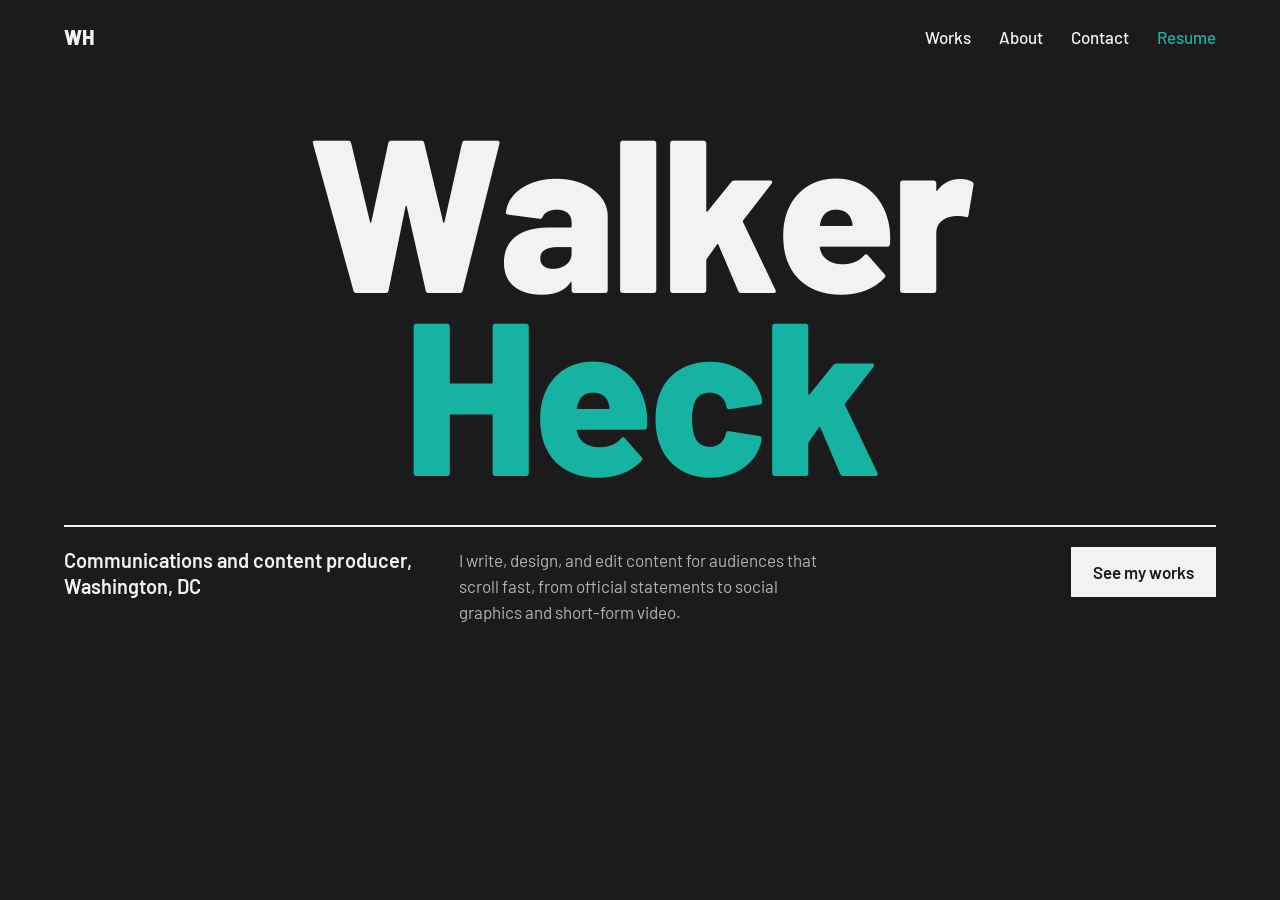
<file: index.html>
<!doctype html>
<html lang="en">
<head>
<meta charset="utf-8">
<meta name="viewport" content="width=device-width, initial-scale=1">
<title>Walker Heck</title>
<meta name="description" content="Portfolio of Walker Heck">
<link rel="preconnect" href="https://fonts.googleapis.com">
<link rel="preconnect" href="https://fonts.gstatic.com" crossorigin>
<link href="https://fonts.googleapis.com/css2?family=Barlow:wght@400;500;600;800&display=swap" rel="stylesheet">
<link rel="stylesheet" href="styles.css">
<script src="main.js" defer></script>
</head>
<body>
<a class="skip" href="#main">Skip to content</a>
<div class="wrap">
  <header class="top">
    <a class="logo" href="index.html" aria-label="Walker Heck, home">WH</a>
    <nav aria-label="Main">
      <a href="work.html">Works</a>
      <a href="about.html">About</a>
      <a href="contact.html">Contact</a>
      <a class="resume" href="files/Walker_Heck_Resume.pdf">Resume</a>
    </nav>
  </header>
</div>
<main id="main" class="wrap">
  <section class="hero">
    <h1 class="name" id="name" aria-label="Walker Heck"><span class="line">Walker</span><span class="line">Heck</span></h1>
    <div class="intro">
      <p class="lead">Communications and content producer, Washington, DC</p>
      <p class="pitch">I write, design, and edit content for audiences that scroll fast, from official statements to social graphics and short-form video.</p>
      <div class="act"><a class="btn" href="work.html">See my works</a></div>
    </div>
  </section>
</main>
</body>
</html>
</file>
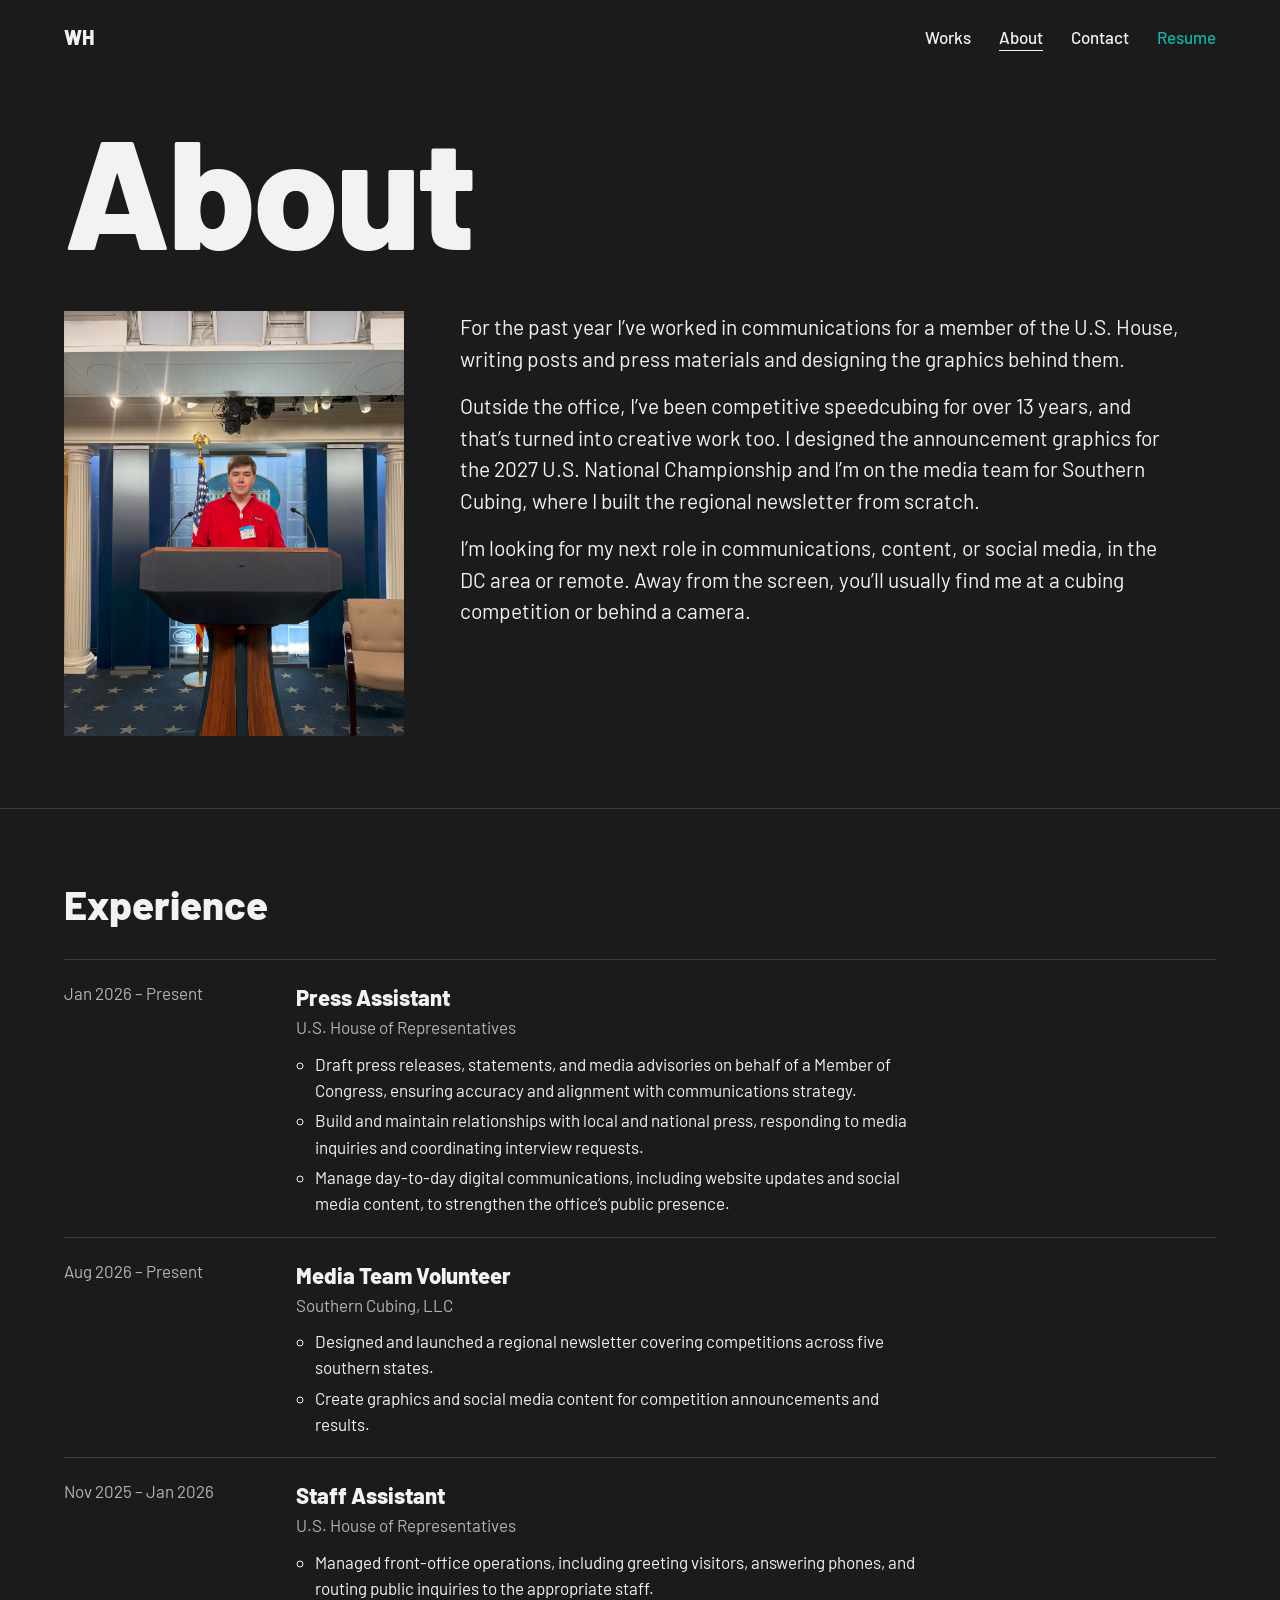
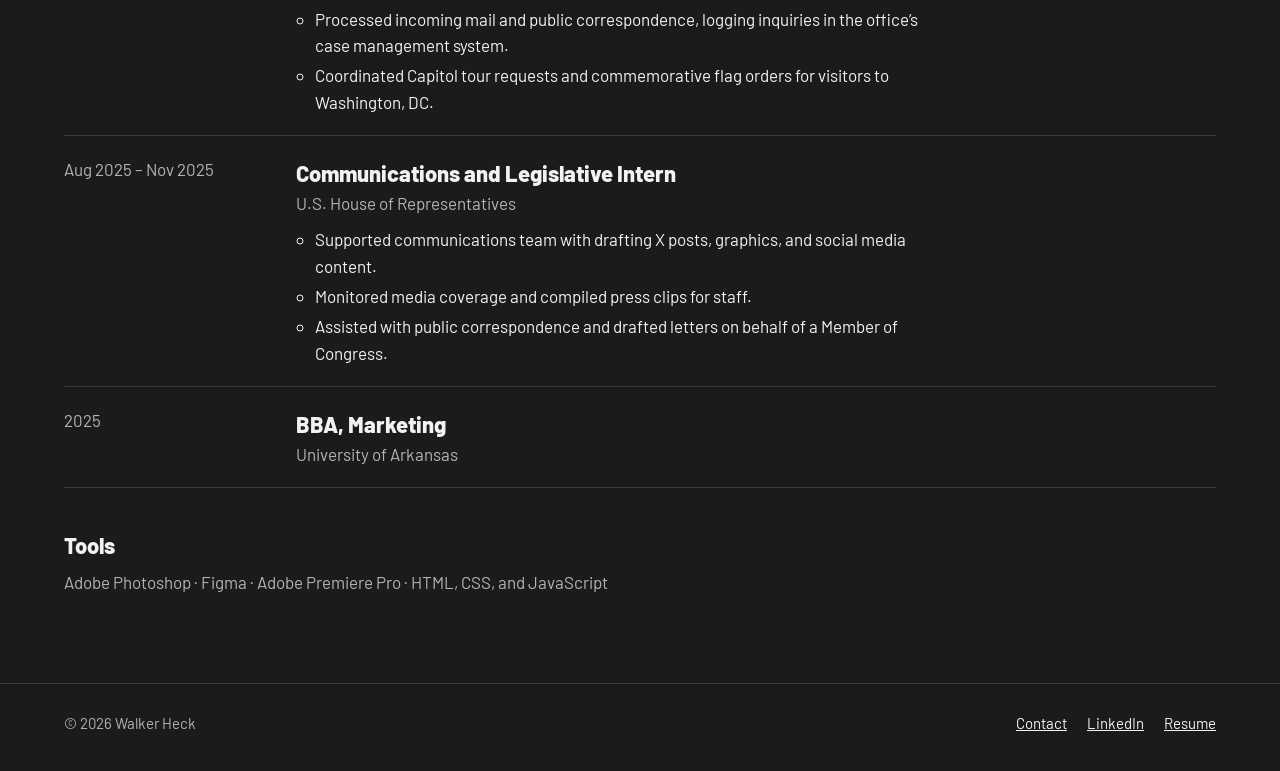
<file: about.html>
<!doctype html>
<html lang="en">
<head>
<meta charset="utf-8">
<meta name="viewport" content="width=device-width, initial-scale=1">
<title>About | Walker Heck</title>
<meta name="description" content="About Walker Heck">
<link rel="preconnect" href="https://fonts.googleapis.com">
<link rel="preconnect" href="https://fonts.gstatic.com" crossorigin>
<link href="https://fonts.googleapis.com/css2?family=Barlow:wght@400;500;600;800&display=swap" rel="stylesheet">
<link rel="stylesheet" href="styles.css">
<script src="main.js" defer></script>
</head>
<body>
<a class="skip" href="#main">Skip to content</a>
<div class="wrap">
  <header class="top">
    <a class="logo" href="index.html" aria-label="Walker Heck, home">WH</a>
    <nav aria-label="Main">
      <a href="work.html">Works</a>
      <a href="about.html" aria-current="page">About</a>
      <a href="contact.html">Contact</a>
      <a class="resume" href="files/Walker_Heck_Resume.pdf">Resume</a>
    </nav>
  </header>
</div>
<main id="main">
  <section class="wrap page-head">
    <h1 class="page-title">About</h1>
  </section>
  <section class="wrap bio">
    <img src="images/IMG_1494.jpg" alt="[Photo of Walker Heck]">
    <div class="text">
      <p>For the past year I’ve worked in communications for a member of the U.S. House, writing posts and press materials and designing the graphics behind them.</p>
        <p>Outside the office, I’ve been competitive speedcubing for over 13 years, and that’s turned into creative work too. I designed the announcement graphics for the 2027 U.S. National Championship and I’m on the media team for Southern Cubing, where I built the regional newsletter from scratch.</p>
      <p>I’m looking for my next role in communications, content, or social media, in the DC area or remote. Away from the screen, you’ll usually find me at a cubing competition or behind a camera.</p>
    </div>
  </section>
  <section class="exp">
    <div class="wrap">
      <h2>Experience</h2>
      <ol class="timeline">
        <li><span class="when">Jan 2026 – Present</span><div><h3>Press Assistant</h3><p class="org">U.S. House of Representatives</p><ul><li>Draft press releases, statements, and media advisories on behalf of a Member of Congress, ensuring accuracy and
          alignment with communications strategy.</li><li>Build and maintain relationships with local and national press, responding to media inquiries and coordinating
            interview requests.</li><li>Manage day-to-day digital communications, including website updates and social media content, to strengthen the
              office’s public presence.</li></ul></div></li>
        <li><span class="when">Aug 2026 – Present</span><div><h3>Media Team Volunteer</h3><p class="org">Southern Cubing, LLC</p><ul><li>Designed and launched a regional newsletter covering competitions across five southern states.</li><li>Create graphics and social media content for competition announcements and results.</li></ul></div></li>

        <li><span class="when">Nov 2025 – Jan 2026</span><div><h3>Staff Assistant</h3><p class="org">U.S. House of Representatives</p><ul><li>Managed front-office operations, including greeting visitors, answering phones, and routing public inquiries to the
          appropriate staff.</li><li>Processed incoming mail and public correspondence, logging inquiries in the office’s case management system.</li><li>Coordinated Capitol tour requests and commemorative flag orders for visitors to Washington, DC.</li></ul></div></li>
        <li><span class="when">Aug 2025 – Nov 2025</span><div><h3>Communications and Legislative Intern</h3><p class="org">U.S. House of Representatives</p><ul><li>Supported communications team with drafting X posts, graphics, and social media content.</li><li>Monitored media coverage and compiled press clips for staff.</li><li>Assisted with public correspondence and drafted letters on behalf of a Member of Congress.</li></ul></div></li>
        <li><span class="when">2025</span><div><h3>BBA, Marketing</h3><p class="org">University of Arkansas</p></div></li>
      </ol>
      <div class="tools">
        <h3>Tools</h3>
        <p>Adobe Photoshop · Figma · Adobe Premiere Pro · HTML, CSS, and JavaScript</p>
      </div>
    </div>
  </section>
</main>
<footer class="foot">
  <div class="wrap">
    <p>© <span data-year>2026</span> Walker Heck</p>
    <ul>
      <li><a href="contact.html">Contact</a></li>
      <li><a href="https://www.linkedin.com/in/nathan-heck-38939b238">LinkedIn</a></li>
      <li><a href="files/Walker_Heck_Resume.pdf">Resume</a></li>
    </ul>
  </div>
</footer>
</body>
</html>
</file>
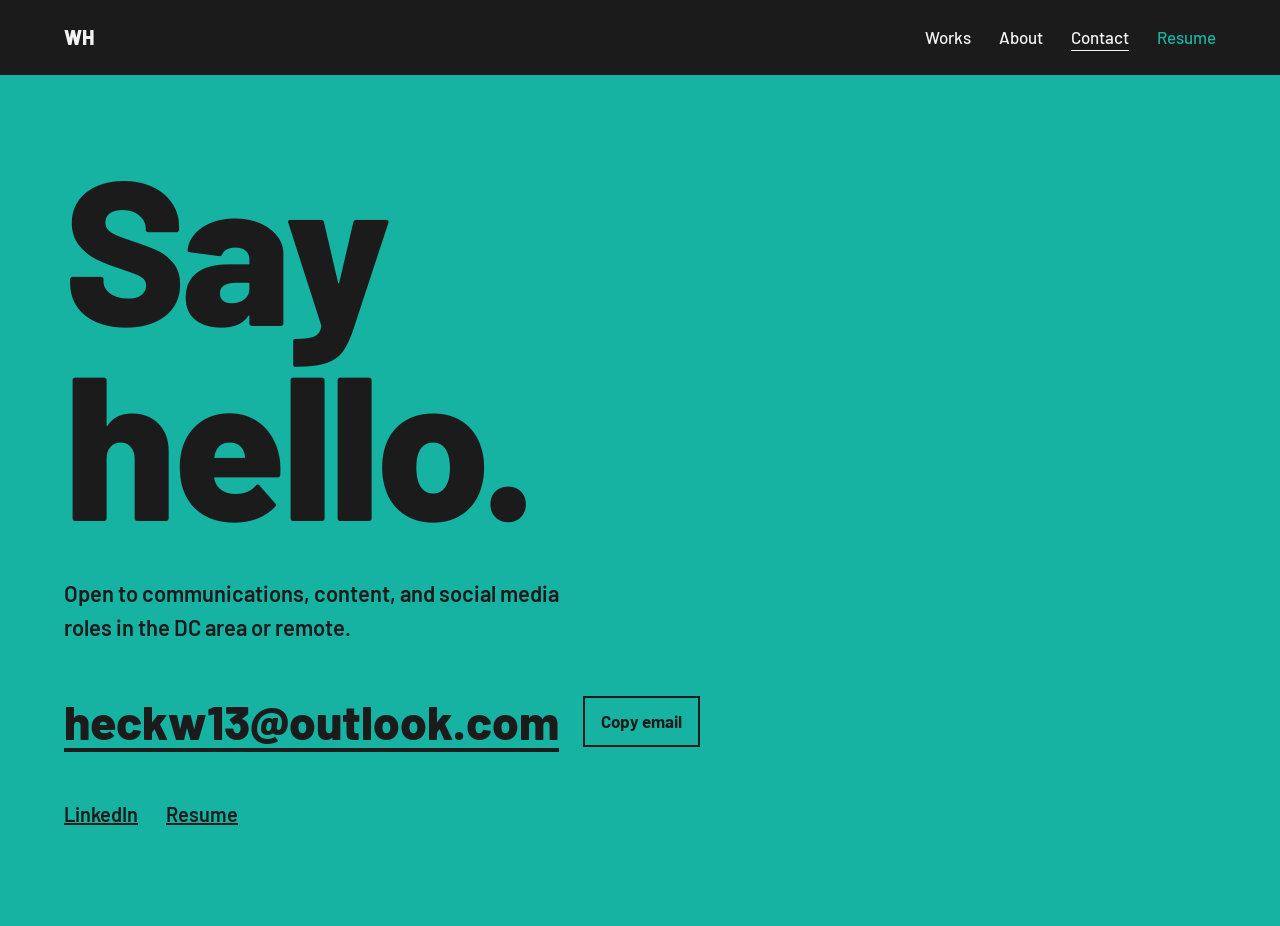
<file: contact.html>
<!doctype html>
<html lang="en">
<head>
<meta charset="utf-8">
<meta name="viewport" content="width=device-width, initial-scale=1">
<title>Contact | Walker Heck</title>
<meta name="description" content="Get in touch with Walker Heck.">
<link rel="preconnect" href="https://fonts.googleapis.com">
<link rel="preconnect" href="https://fonts.gstatic.com" crossorigin>
<link href="https://fonts.googleapis.com/css2?family=Barlow:wght@400;500;600;800&display=swap" rel="stylesheet">
<link rel="stylesheet" href="styles.css">
<script src="main.js" defer></script>
</head>
<body class="contact">
<a class="skip" href="#main">Skip to content</a>
<div class="wrap">
  <header class="top">
    <a class="logo" href="index.html" aria-label="Walker Heck, home">WH</a>
    <nav aria-label="Main">
      <a href="work.html">Works</a>
      <a href="about.html">About</a>
      <a href="contact.html" aria-current="page">Contact</a>
      <a class="resume" href="files/Walker_Heck_Resume.pdf">Resume</a>
    </nav>
  </header>
</div>
<main id="main" class="contact-page">
  <div class="wrap">
    <h1 class="big">Say<br>hello.</h1>
    <p class="avail">Open to communications, content, and social media roles in the DC area or remote.</p>
    <div class="row">
      <a class="email" id="email" href="mailto:heckw13@outlook.com">heckw13@outlook.com</a>
      <button class="copy" type="button" data-copy="heckw13@outlook.com" data-copy-target="#email">Copy email</button>
    </div>
    <ul class="links">
      <li><a href="https://www.linkedin.com/in/nathan-heck-38939b238/">LinkedIn</a></li>
      <li><a href="files/Walker_Heck_Resume.pdf">Resume</a></li>
    </ul>
  </div>
</main>
</body>
</html>
</file>
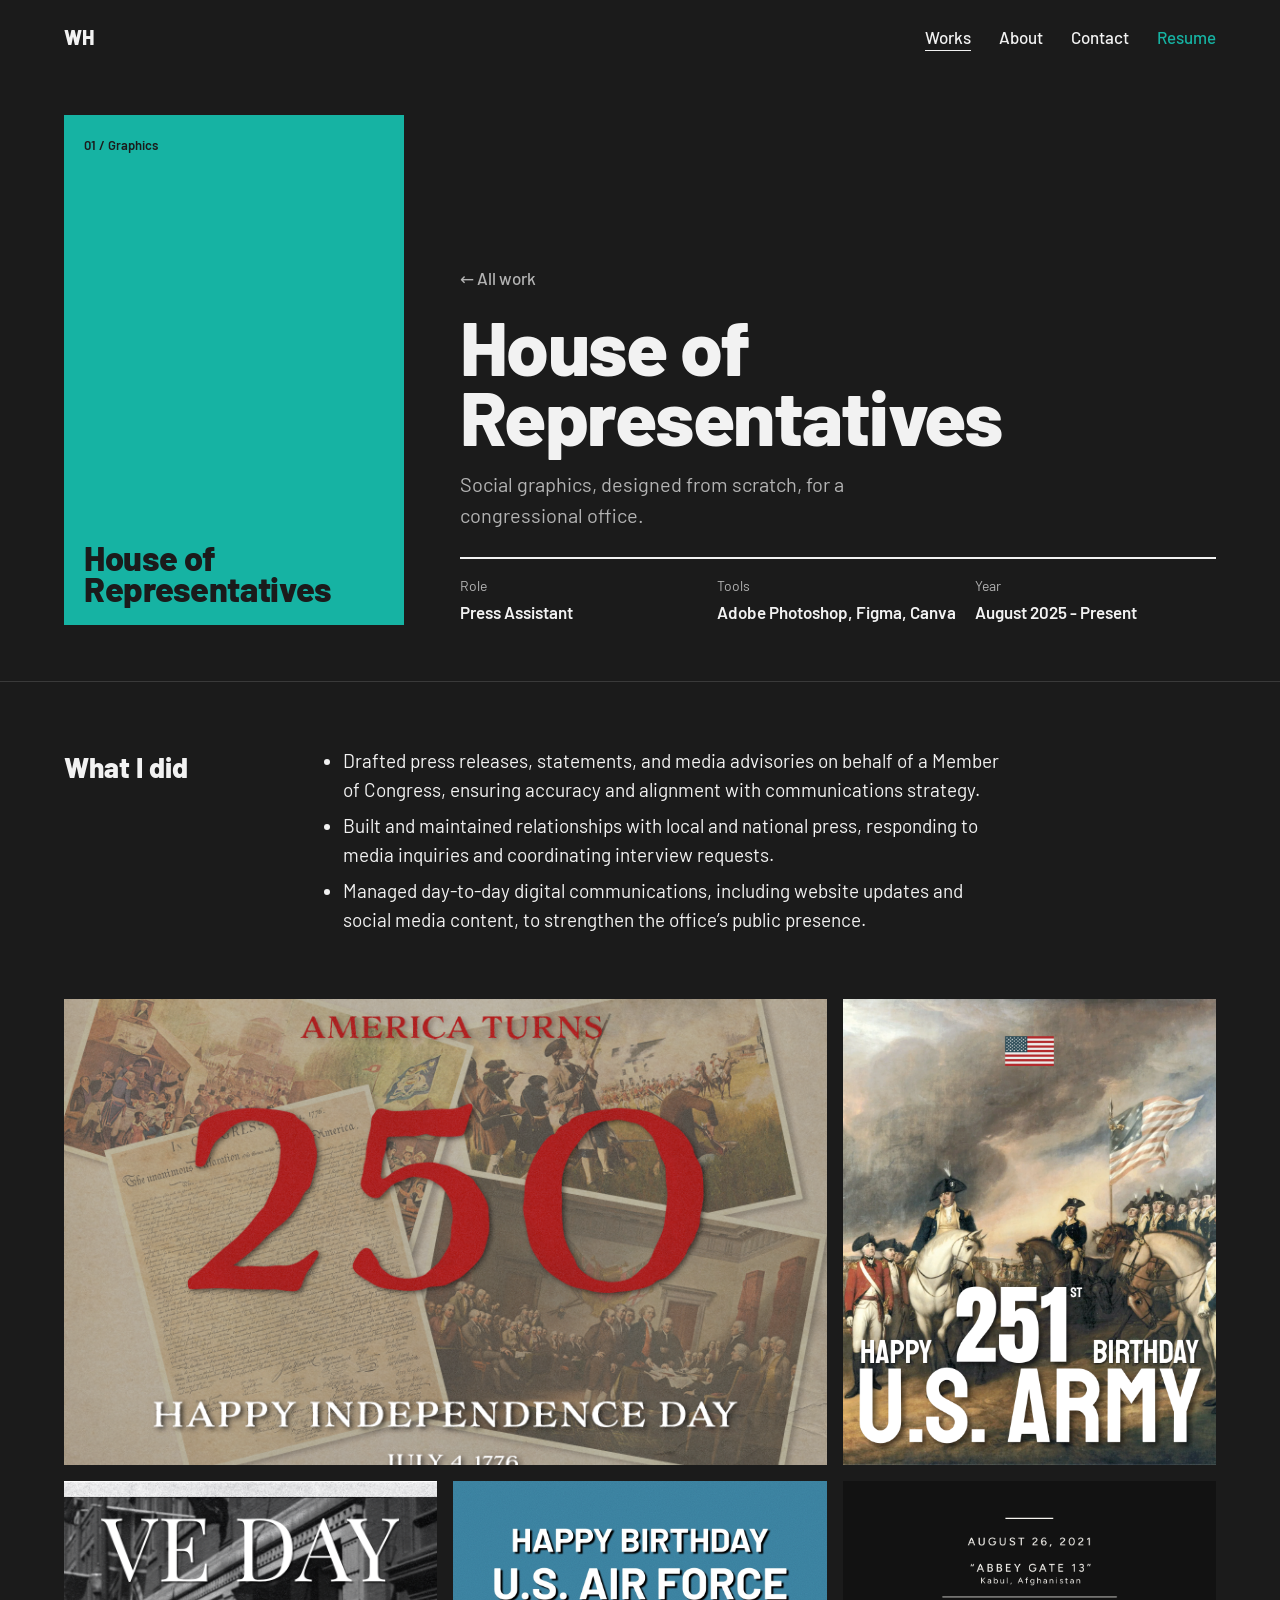
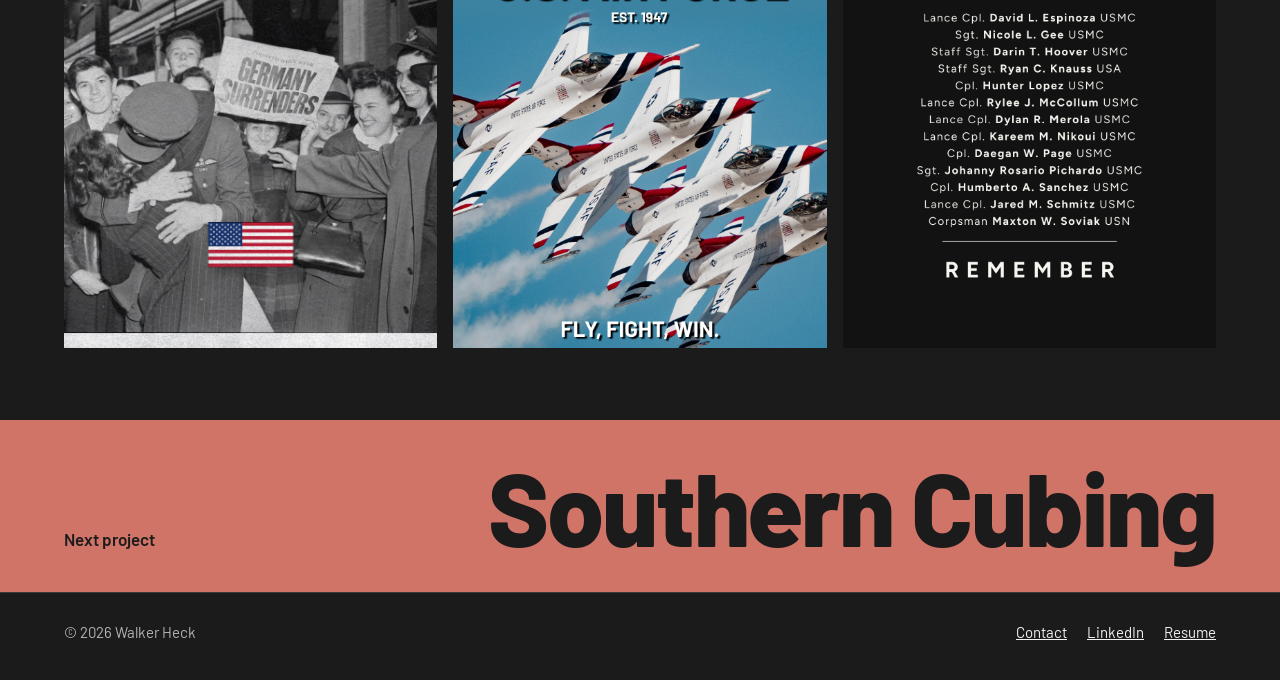
<file: project-houseofreps.html>
<!doctype html>
<html lang="en">
<head>
<meta charset="utf-8">
<meta name="viewport" content="width=device-width, initial-scale=1">
<title>Holiday and event graphics | Walker Heck</title>
<meta name="description" content="Social graphics for holidays and constituent events, designed from scratch for a congressional office.">
<link rel="preconnect" href="https://fonts.googleapis.com">
<link rel="preconnect" href="https://fonts.gstatic.com" crossorigin>
<link href="https://fonts.googleapis.com/css2?family=Barlow:wght@400;500;600;800&display=swap" rel="stylesheet">
<link rel="stylesheet" href="styles.css">
<script src="main.js" defer></script>
</head>
<body>
<a class="skip" href="#main">Skip to content</a>
<div class="wrap">
  <header class="top">
    <a class="logo" href="index.html" aria-label="Walker Heck, home">WH</a>
    <nav aria-label="Main">
      <a href="work.html" aria-current="page">Works</a>
      <a href="about.html">About</a>
      <a href="contact.html">Contact</a>
      <a class="resume" href="files/Walker_Heck_Resume.pdf">Resume</a>
    </nav>
  </header>
</div>
<main id="main">
  <section class="wrap project-hero">
    <div class="poster" style="background: var(--teal);"><span class="label">01 / Graphics</span><span class="word" style="font-size: calc((100cqi - 40px) / 7.6);">House of<br>Representatives</span></div>
    <div class="info">
      <a class="back" href="work.html">← All work</a>
      <h1>House of Representatives</h1>
      <p class="sub">Social graphics, designed from scratch, for a congressional office.</p>
      <dl class="facts">
        <div><dt>Role</dt><dd>Press Assistant</dd></div>
        <div><dt>Tools</dt><dd>Adobe Photoshop, Figma, Canva</dd></div>
        <div><dt>Year</dt><dd>August 2025 - Present</dd></div>
      </dl>
    </div>
  </section>
  <section class="case">
    <div class="wrap">
      <div class="case-row"><h2>What I did</h2><div class="body"><ul>
          <li>Drafted press releases, statements, and media advisories on behalf of a Member of Congress, ensuring accuracy and
            alignment with communications strategy.</li>
          <li>Built and maintained relationships with local and national press, responding to media inquiries and coordinating
            interview requests.</li>
          <li>Managed day-to-day digital communications, including website updates and social media content, to strengthen the
            office’s public presence.</li>
        </ul></div></div>
    </div>
  </section>
  <section class="wrap gallery" aria-label="Images">
    <figure class="wide" style="margin:0"><img src="images/HouseOfReps/INDEP.png" alt="[Describe this image]" loading="lazy"></figure>
    <figure style="margin:0"><img src="images/HouseOfReps/USARMY.png" alt="[Describe this image]" loading="lazy"></figure>
    <figure style="margin:0"><img src="images/HouseOfReps/VE Day copy.png" alt="[Describe this image]" loading="lazy"></figure>
    <figure style="margin:0"><img src="images/HouseOfReps/AIRFORCE.jpg" alt="[Describe this image]" loading="lazy"></figure>
    <figure style="margin:0"><img src="images/HouseOfReps/ABBEYGATE.png" alt="[Describe this image]" loading="lazy"></figure>
  </section>
  <a class="next" href="project-southerncubing.html" style="background: var(--red);">
    <span>Next project</span>
    <strong>Southern Cubing</strong>
  </a>
</main>
<footer class="foot">
  <div class="wrap">
    <p>© <span data-year>2026</span> Walker Heck</p>
    <ul>
      <li><a href="contact.html">Contact</a></li>
      <li><a href="https://www.linkedin.com/in/nathan-heck-38939b238">LinkedIn</a></li>
      <li><a href="files/Walker_Heck_Resume.pdf">Resume</a></li>
    </ul>
  </div>
</footer>
</body>
</html>
</file>
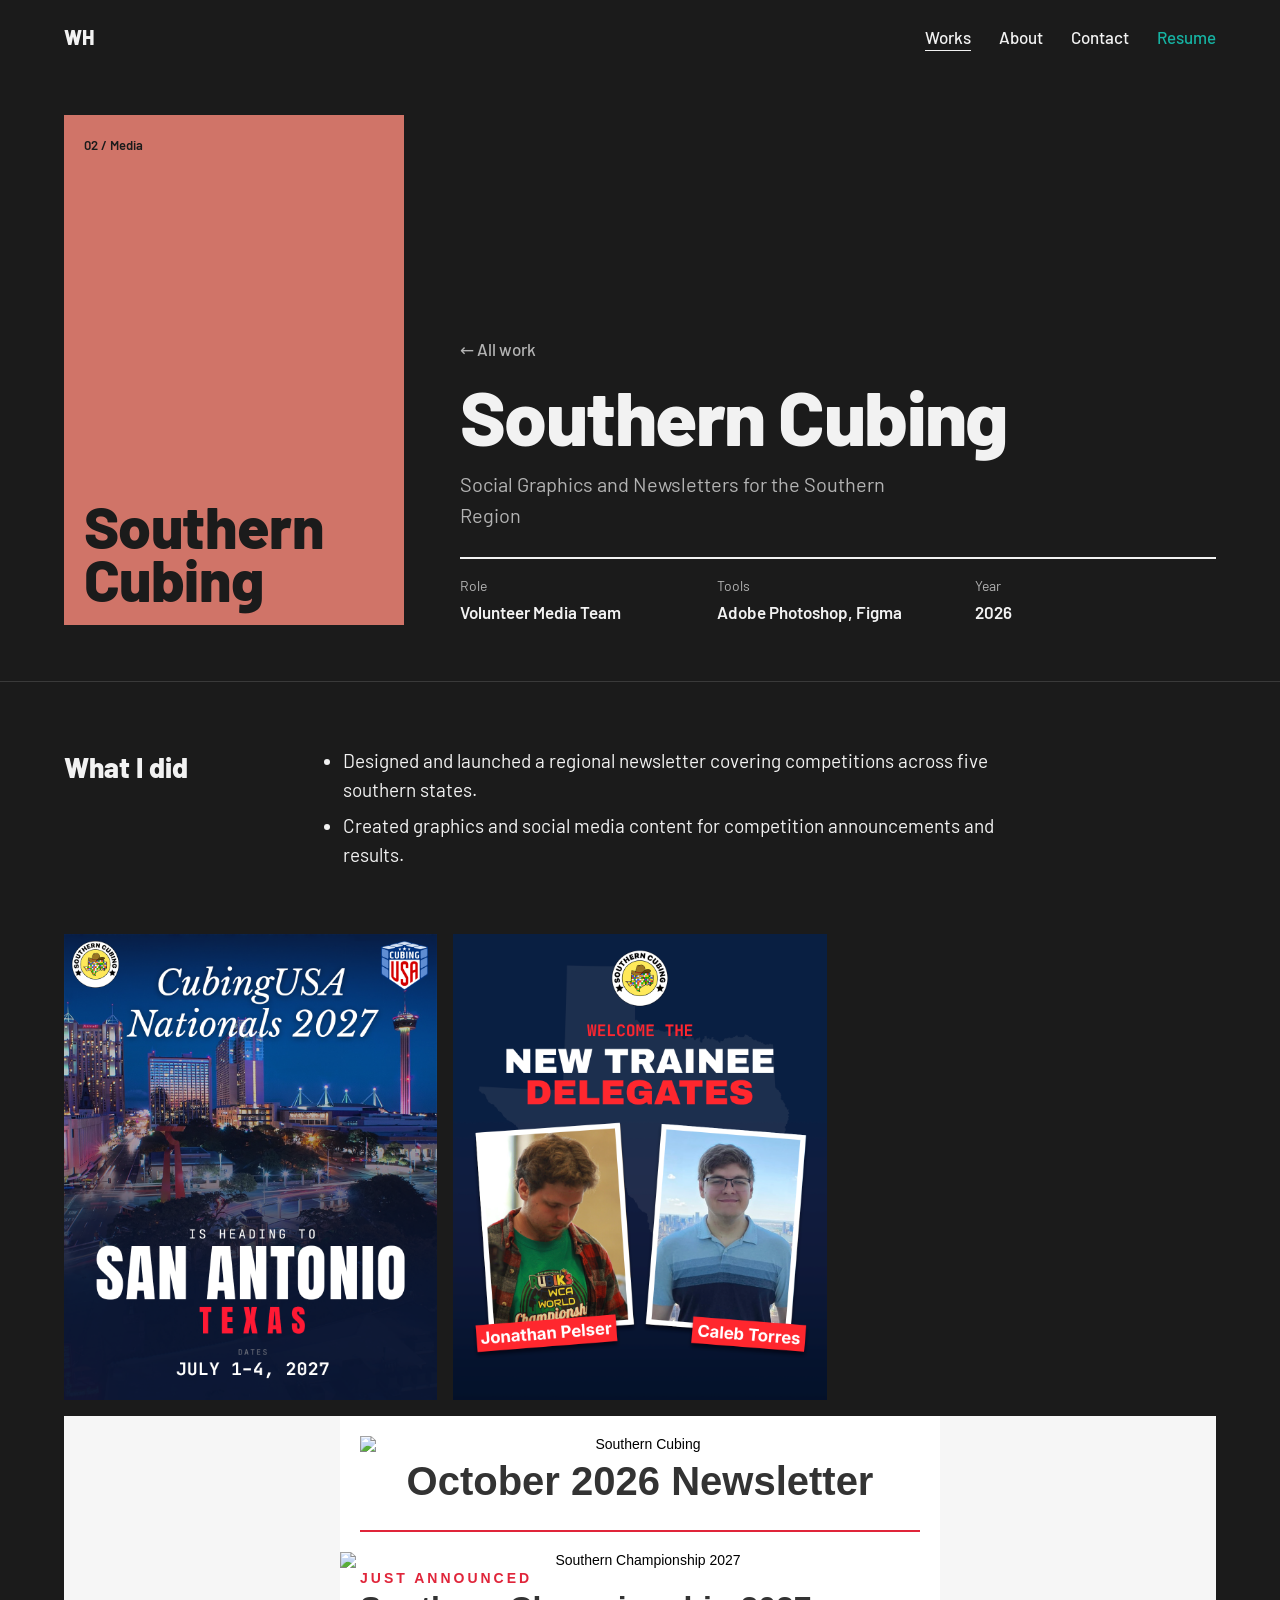
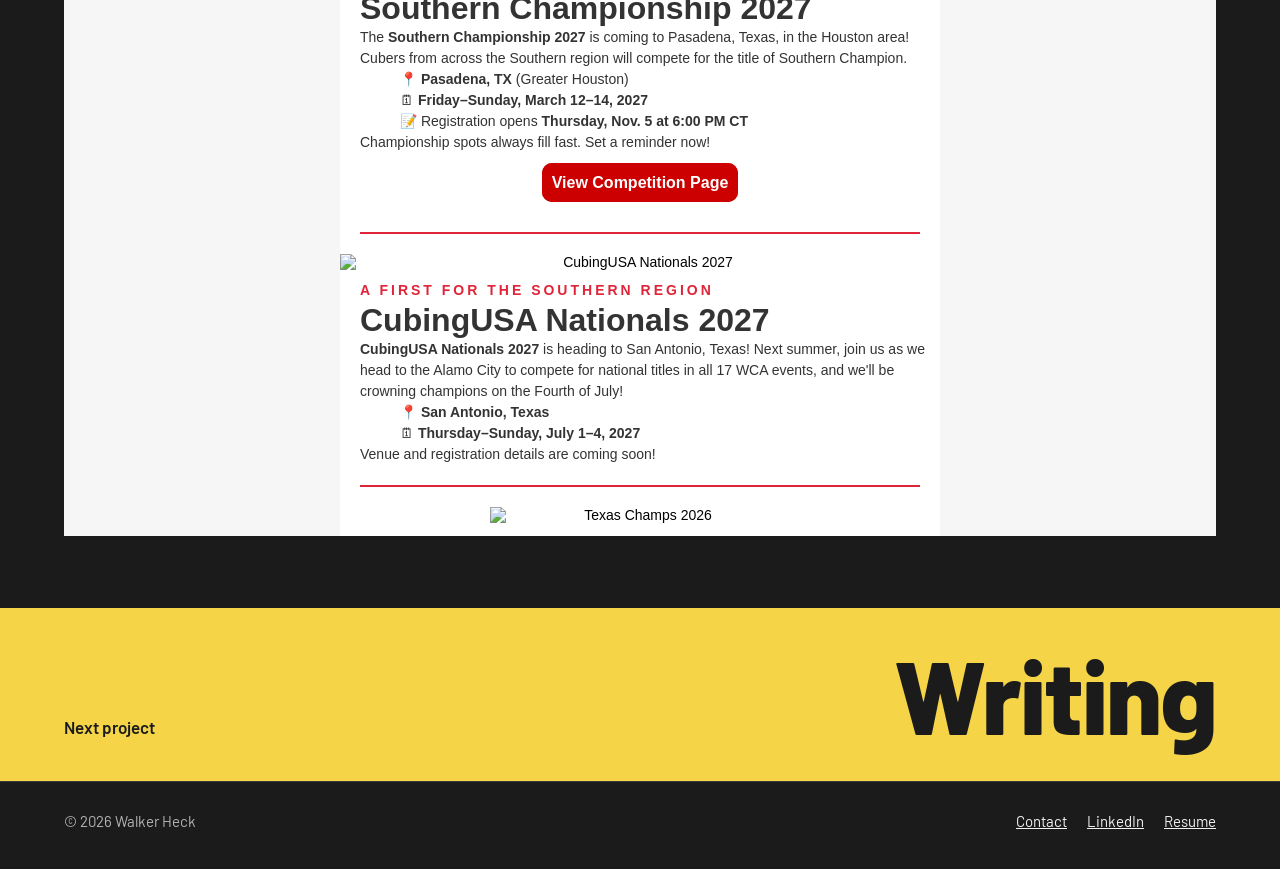
<file: project-southerncubing.html>
<!doctype html>
<html lang="en">
<head>
<meta charset="utf-8">
<meta name="viewport" content="width=device-width, initial-scale=1">
<title>Southern Cubing | Walker Heck</title>
<meta name="description" content="Social Graphics and Newsletters for the Southern Region">
<link rel="preconnect" href="https://fonts.googleapis.com">
<link rel="preconnect" href="https://fonts.gstatic.com" crossorigin>
<link href="https://fonts.googleapis.com/css2?family=Barlow:wght@400;500;600;800&display=swap" rel="stylesheet">
<link rel="stylesheet" href="styles.css">
<script src="main.js" defer></script>
</head>
<body>
<a class="skip" href="#main">Skip to content</a>
<div class="wrap">
  <header class="top">
    <a class="logo" href="index.html" aria-label="Walker Heck, home">WH</a>
    <nav aria-label="Main">
      <a href="work.html" aria-current="page">Works</a>
      <a href="about.html">About</a>
      <a href="contact.html">Contact</a>
      <a class="resume" href="files/Walker_Heck_Resume.pdf">Resume</a>
    </nav>
  </header>
</div>
<main id="main">
  <section class="wrap project-hero">
    <div class="poster" style="background: var(--red);"><span class="label">02 / Media</span><span class="word">Southern Cubing</span></div>
    <div class="info">
      <a class="back" href="work.html">← All work</a>
      <h1>Southern Cubing</h1>
      <p class="sub">Social Graphics and Newsletters for the Southern Region</p>
      <dl class="facts">
        <div><dt>Role</dt><dd>Volunteer Media Team</dd></div>
        <div><dt>Tools</dt><dd>Adobe Photoshop, Figma</dd></div>
        <div><dt>Year</dt><dd>2026</dd></div>
      </dl>
    </div>
  </section>
  <section class="case">
    <div class="wrap">
      <div class="case-row"><h2>What I did</h2><div class="body"><ul>
          <li>Designed and launched a regional newsletter covering competitions across five southern states.</li>
          <li>Created graphics and social media content for competition announcements and results.</li>
        </ul></div></div>
    </div>
  </section>
  <section class="wrap gallery" aria-label="Images">
    <figure style="margin:0"><img src="images/Southern Cubing/CUSA NATS.png" alt="[Describe this image]" loading="lazy"></figure>
    <figure style="margin:0"><img src="images/Southern Cubing/10.14TraineeDelegates2.0.png" alt="[Describe this image]" loading="lazy"></figure>
    <iframe src="files/Newsletter/SouthernCubingNewsletterOct2026.html" title="Southern Cubing newsletter" style="width: 100%; height: 80vh; border: 0; background: #fff; grid-column: 1 / -1;"></iframe>  </section>
  <a class="next" href="project-writing.html" style="background: var(--yellow);">
    <span>Next project</span>
    <strong>Writing</strong>
  </a>
</main>
<footer class="foot">
  <div class="wrap">
    <p>© <span data-year>2026</span> Walker Heck</p>
    <ul>
      <li><a href="contact.html">Contact</a></li>
      <li><a href="https://www.linkedin.com/in/nathan-heck-38939b238">LinkedIn</a></li>
      <li><a href="files/Walker_Heck_Resume.pdf">Resume</a></li>
    </ul>
  </div>
</footer>
</body>
</html>
</file>
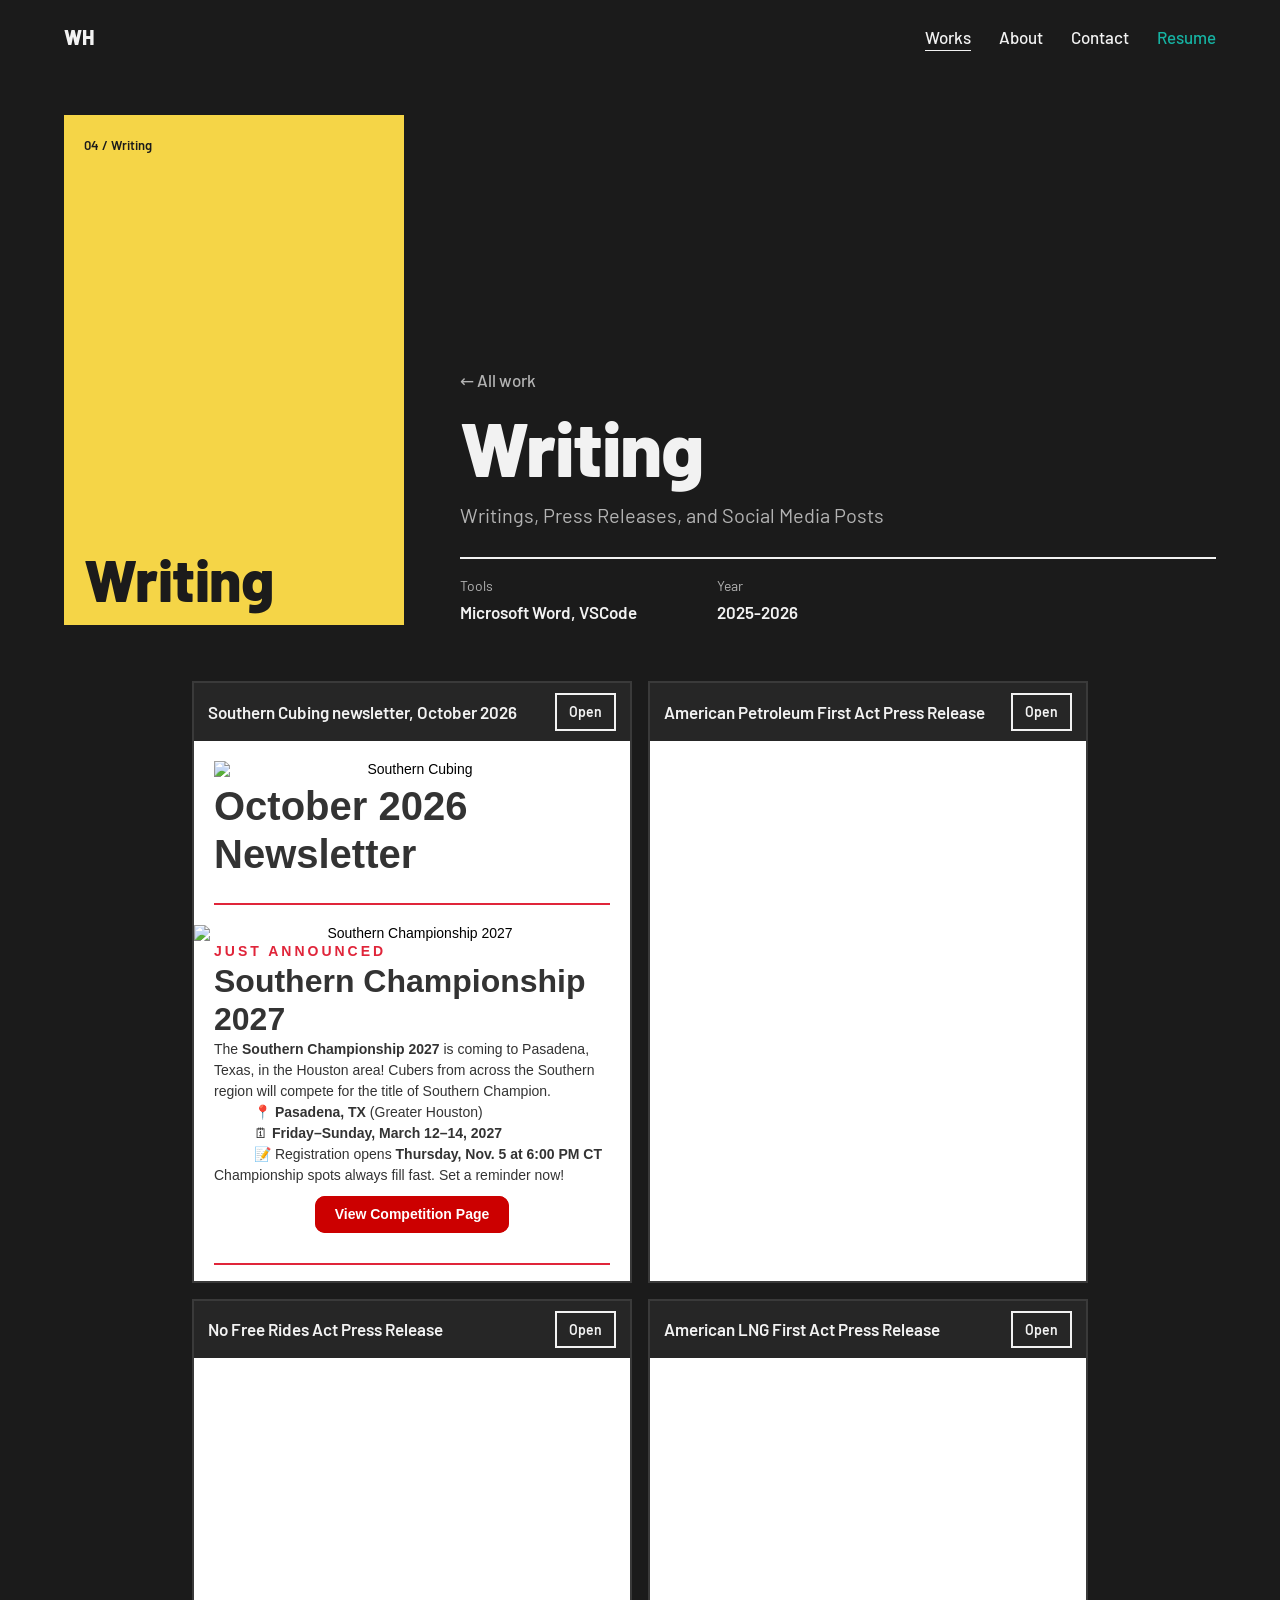
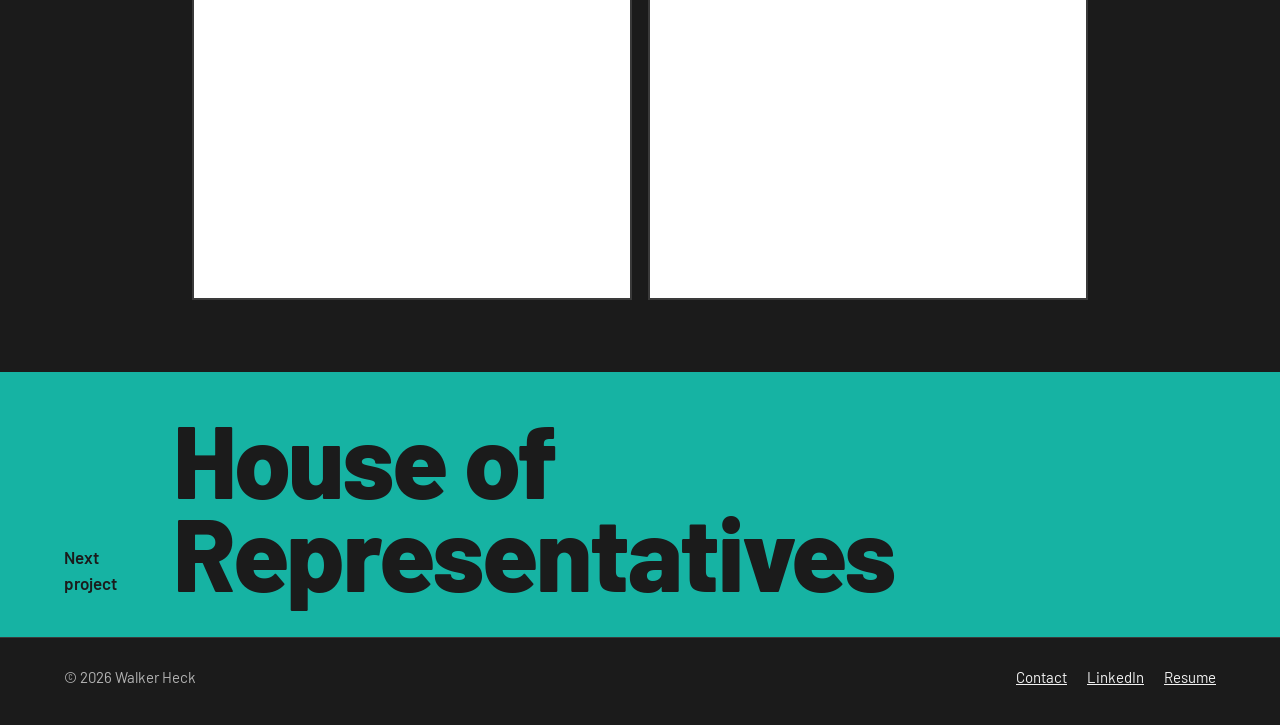
<file: project-writing.html>
<!doctype html>
<html lang="en">
<head>
<meta charset="utf-8">
<meta name="viewport" content="width=device-width, initial-scale=1">
<title>Spec launch campaign | Walker Heck</title>
<meta name="description" content="A personal project: a launch campaign for a brand I picked, written and designed start to finish.">
<link rel="preconnect" href="https://fonts.googleapis.com">
<link rel="preconnect" href="https://fonts.gstatic.com" crossorigin>
<link href="https://fonts.googleapis.com/css2?family=Barlow:wght@400;500;600;800&display=swap" rel="stylesheet">
<link rel="stylesheet" href="styles.css">
<script src="main.js" defer></script>
</head>
<body>
<a class="skip" href="#main">Skip to content</a>
<div class="wrap">
  <header class="top">
    <a class="logo" href="index.html" aria-label="Walker Heck, home">WH</a>
    <nav aria-label="Main">
      <a href="work.html" aria-current="page">Works</a>
      <a href="about.html">About</a>
      <a href="contact.html">Contact</a>
      <a class="resume" href="files/Walker_Heck_Resume.pdf">Resume</a>
    </nav>
  </header>
</div>
<main id="main">
  <section class="wrap project-hero">
    <div class="poster" style="background: var(--yellow);"><span class="label">04 / Writing</span><span class="word">Writing</span></div>
    <div class="info">
      <a class="back" href="work.html">← All work</a>
      <h1>Writing</h1>
      <p class="sub">Writings, Press Releases, and Social Media Posts</p>
      <dl class="facts">
        <div><dt>Tools</dt><dd>Microsoft Word, VSCode</dd></div>
        <div><dt>Year</dt><dd>2025-2026</dd></div>
      </dl>
    </div>
  </section>
  
  <section class="wrap doc-grid" aria-label="Writing samples">

    <div class="doc-box">
      <div class="bar">
        <strong>Southern Cubing newsletter, October 2026</strong>
        <div class="actions">
          <a href="files/Newsletter/SouthernCubingNewsletterOct2026.html" target="_blank" rel="noopener">Open</a>
        </div>
      </div>
      <iframe src="files/Newsletter/SouthernCubingNewsletterOct2026.html" title="Southern Cubing newsletter, October 2026" loading="lazy"></iframe>
    </div>
  
    <div class="doc-box">
      <div class="bar">
        <strong>American Petroleum First Act Press Release</strong>
        <div class="actions">
          <a href="files/Newsletter/American Petroleum First Act.pdf" target="_blank" rel="noopener">Open</a>
        </div>
      </div>
      <iframe src="files/Newsletter/American Petroleum First Act.pdf" title="American Petroleum First Act Press Release" loading="lazy"></iframe>
    </div>

    <div class="doc-box">
      <div class="bar">
        <strong>No Free Rides Act Press Release</strong>
        <div class="actions">
          <a href="files/Newsletter/NoFreeRidesAct.PressRelease.pdf" target="_blank" rel="noopener">Open</a>
        </div>
      </div>
      <iframe src="files/Newsletter/NoFreeRidesAct.PressRelease.pdf" title="No Free Rides Act Press Release" loading="lazy"></iframe>
    </div>
  
    <div class="doc-box">
      <div class="bar">
        <strong>American LNG First Act Press Release</strong>
        <div class="actions">
          <a href="files/Newsletter/LNGPress.pdf" target="_blank" rel="noopener">Open</a>
        </div>
      </div>
      <iframe src="files/Newsletter/LNGPress.pdf" title="American LNG First Act Press Release" loading="lazy"></iframe>
    </div>
  
  </section>
  <a class="next" href="project-houseofreps.html" style="background: var(--teal);">
    <span>Next project</span>
    <strong>House of Representatives</strong>
  </a>
</main>
<footer class="foot">
  <div class="wrap">
    <p>© <span data-year>2026</span> Walker Heck</p>
    <ul>
      <li><a href="contact.html">Contact</a></li>
      <li><a href="https://www.linkedin.com/in/nathan-heck-38939b238">LinkedIn</a></li>
      <li><a href="files/Walker_Heck_Resume.pdf">Resume</a></li>
    </ul>
  </div>
</footer>
</body>
</html>
</file>
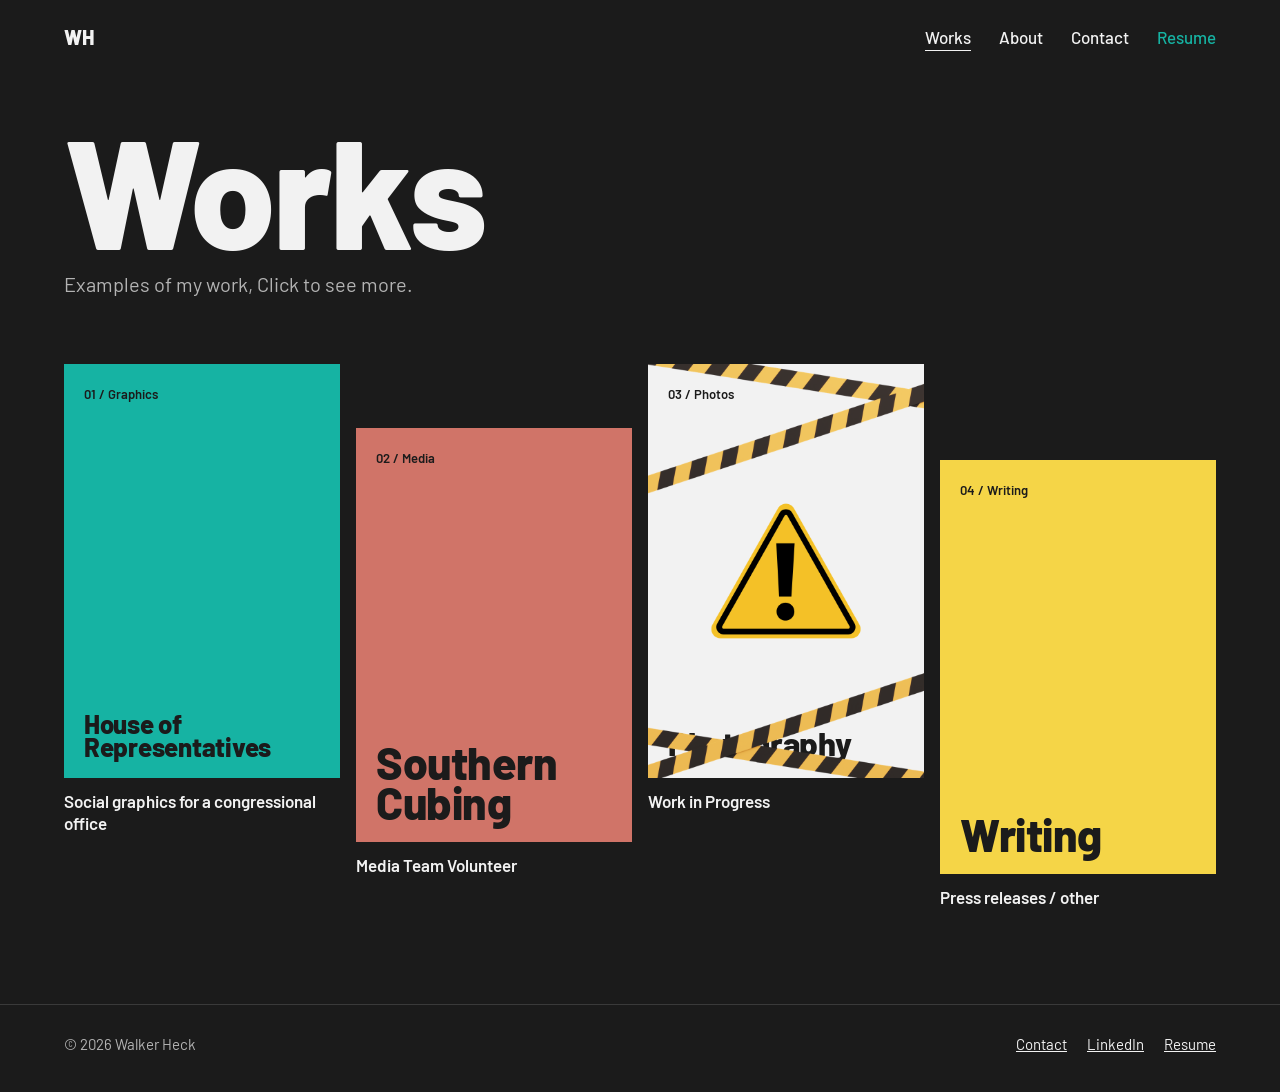
<file: work.html>
<!doctype html>
<html lang="en">
<head>
<meta charset="utf-8">
<meta name="viewport" content="width=device-width, initial-scale=1">
<title>Work | Walker Heck</title>
<meta name="description" content="Selected work by Walker Heck: House of Representatives, Southern Cubing, photography, and writing.">
<link rel="preconnect" href="https://fonts.googleapis.com">
<link rel="preconnect" href="https://fonts.gstatic.com" crossorigin>
<link href="https://fonts.googleapis.com/css2?family=Barlow:wght@400;500;600;800&display=swap" rel="stylesheet">
<link rel="stylesheet" href="styles.css">
<script src="main.js" defer></script>
</head>
<body>
<a class="skip" href="#main">Skip to content</a>
<div class="wrap">
  <header class="top">
    <a class="logo" href="index.html" aria-label="Walker Heck, home">WH</a>
    <nav aria-label="Main">
      <a href="work.html" aria-current="page">Works</a>
      <a href="about.html">About</a>
      <a href="contact.html">Contact</a>
      <a class="resume" href="files/Walker_Heck_Resume.pdf">Resume</a>
    </nav>
  </header>
</div>
<main id="main" class="wrap">
  <section class="page-head">
    <h1 class="page-title">Works</h1>
    <p class="sub">Examples of my work, Click to see more.</p>
  </section>
  <section class="wall-sec" aria-label="Projects">
    <div class="wall">
      <a class="poster-link" href="project-houseofreps.html">
        <div class="poster" style="background: var(--teal);"><span class="label">01 / Graphics</span><span class="word" style="font-size: calc((100cqi - 40px) / 7.6);">House of<br>Representatives</span><img class="peek" src="images/HouseOfReps/Battles of Lexington & Concord.png" alt="" loading="lazy"></div>
        <span class="caption">Social graphics for a congressional office</span>
      </a>
      <a class="poster-link" href="project-southerncubing.html">
        <div class="poster" style="background: var(--red);"><span class="label">02 / Media</span><span class="word">Southern<br>Cubing</span><img class="peek" src="images/Southern Cubing/CUSA NATS.png" alt="" loading="lazy"></div>
        <span class="caption">Media Team Volunteer</span>
      </a>
      <a class="poster-link" data-href="project-photography.html">
        <div class="poster" style="background: var(--ink);"><span class="label">03 / Photos</span><span class="word" style="font-size: calc((100cqi - 40px) / 6);">Photography</span><img class="overlay" src="images/Work in Progress.png" alt=""></div>
        <span class="caption">Work in Progress</span>
      </a>
      <a class="poster-link" href="project-writing.html">
        <div class="poster" style="background: var(--yellow);"><span class="label">04 / Writing</span><span class="word">Writing</span></div>
        <span class="caption">Press releases / other</span>
      </a>
    </div>
  </section>
</main>
<footer class="foot">
  <div class="wrap">
    <p>© <span data-year>2026</span> Walker Heck</p>
    <ul>
      <li><a href="contact.html">Contact</a></li>
      <li><a href="https://www.linkedin.com/in/nathan-heck-38939b238">LinkedIn</a></li>
      <li><a href="files/Walker_Heck_Resume.pdf">Resume</a></li>
    </ul>
  </div>
</footer>
</body>
</html>
</file>
<file: styles.css>
/* Poster Wall: dark page, Barlow throughout, teal / muted red / yellow posters. */
:root {
  color-scheme: dark;
  --bg: #1b1b1b;        /* page background */
  --panel: #262626;     /* image placeholders and quiet panels */
  --ink: #f2f2f2;       /* main text and the white poster */
  --muted: #b3b3b3;     /* secondary text */
  --line: #3a3a3a;      /* thin rules */
  --dark: #1b1b1b;      /* text on colored posters */
  --teal: #16b3a3;
  --red: #d07468;
  --yellow: #f5d547;
  --font: "Barlow", system-ui, sans-serif;
  --ease: cubic-bezier(.2, .7, .2, 1);
  --gutter: max(16px, 5vw);
}

/* Page-to-page transitions (Chrome, Edge, Safari) */
@view-transition { navigation: auto; }
::view-transition-old(root) { animation: vt-out .2s ease both; }
::view-transition-new(root) { animation: vt-in .45s var(--ease) both; }
@keyframes vt-out { to { opacity: 0; } }
@keyframes vt-in { from { opacity: 0; transform: translateY(14px); } }

* { box-sizing: border-box; }
body { margin: 0; background: var(--bg); color: var(--ink); font-family: var(--font); font-size: 1.0625rem; line-height: 1.55; -webkit-font-smoothing: antialiased; overflow-x: hidden; }
a { color: inherit; }
:focus-visible { outline: 3px solid var(--teal); outline-offset: 3px; }
h1, h2, h3, p { margin: 0; }
img { display: block; width: 100%; max-width: 100%; height: auto; object-fit: cover; background: var(--panel); }
.wrap { width: min(100% - 2 * var(--gutter), 1280px); margin-inline: auto; }
.skip { position: absolute; left: 1rem; top: -4rem; z-index: 20; padding: .5rem 1rem; background: var(--ink); color: var(--dark); }
.skip:focus { top: 1rem; }

/* Header */
.top { display: flex; justify-content: space-between; align-items: center; gap: 1rem; padding-block: 22px; view-transition-name: site-header; }
.logo { font-weight: 800; font-size: 20px; text-decoration: none; }
.top nav { display: flex; gap: 28px; font-weight: 500; }
.top nav a { text-decoration: none; text-underline-offset: 6px; text-decoration-thickness: 2px; }
.top nav a:hover { color: var(--teal); }
.top nav a[aria-current="page"] { text-decoration: underline; }
.top nav .resume { color: var(--teal); }

/* Buttons */
.btn { display: inline-block; padding: 12px 22px; background: var(--ink); color: var(--dark); font-weight: 600; text-decoration: none; transition: transform .2s var(--ease), background-color .2s; }
.btn:hover { transform: translateY(-2px); background: #ffffff; }
.btn.ghost { background: transparent; color: var(--ink); box-shadow: inset 0 0 0 2px var(--ink); }
.btn.ghost:hover { background: var(--ink); color: var(--dark); }

/* Home: the name and intro */
.hero { padding-block: 40px 96px; }
.name {
  font-weight: 800; font-size: clamp(76px, 17vw, 250px); line-height: .84; letter-spacing: -.02em;
  text-align: center; user-select: none; touch-action: manipulation;
}
.name .line { display: block; white-space: nowrap; }
.name .ch { display: inline-block; will-change: transform; transition: color .25s; }
.name .line + .line, .name .line + .line .ch { color: var(--teal); }
.name .ch.hot { color: var(--yellow); }
.intro { display: grid; grid-template-columns: repeat(3, minmax(0, 1fr)); gap: 32px; margin-top: 44px; padding-top: 20px; border-top: 2px solid var(--ink); }
.intro .lead { font-weight: 600; font-size: 20px; line-height: 1.3; }
.intro .pitch { color: var(--muted); }
.intro .act { display: flex; justify-content: flex-end; align-items: flex-start; }

/* Inner page heading */
.page-head { padding-block: 48px 40px; display: grid; gap: 14px; }
.page-title { font-size: clamp(64px, 12vw, 168px); font-weight: 800; line-height: .86; letter-spacing: -.02em; }
.page-head .sub { color: var(--muted); font-size: 20px; max-width: 44ch; }
.page-head > * { animation: rise .7s var(--ease) both; }
.page-head > :nth-child(2) { animation-delay: .1s; }
.page-head > :nth-child(3) { animation-delay: .2s; }
@keyframes rise { from { opacity: 0; transform: translateY(16px); } }

/* Work: the poster wall */
.wall-sec { padding-block: 24px 96px; }
.wall { display: grid; grid-template-columns: repeat(4, minmax(0, 1fr)); gap: 16px; align-items: start; }
.poster-link { display: flex; flex-direction: column; gap: 12px; text-decoration: none; }
.poster-link:nth-child(2) { margin-top: 64px; }
.poster-link:nth-child(4) { margin-top: 96px; }
.poster {
  aspect-ratio: 2 / 3; padding: 20px; color: var(--dark);
  display: flex; flex-direction: column; justify-content: space-between;
  animation: drift 7s ease-in-out infinite; transition: box-shadow .3s;
}
.poster-link:nth-child(2) .poster { animation-duration: 8.5s; animation-delay: -2.4s; }
.poster-link:nth-child(3) .poster { animation-duration: 7.6s; animation-delay: -4.1s; }
.poster-link:nth-child(4) .poster { animation-duration: 9s; animation-delay: -1.3s; }
.poster-link:hover .poster, .poster-link:focus-visible .poster { animation-play-state: paused; box-shadow: 0 22px 44px -18px rgba(0, 0, 0, .8); }
@keyframes drift { 0%, 100% { transform: translateY(0) rotate(0deg); } 50% { transform: translateY(-14px) rotate(-.6deg); } }
.poster .label { font-size: 13px; font-weight: 600; }
.poster { container-type: inline-size; }
.poster .word { font-size: min(64px, calc((100cqi - 40px) / 4.4)); font-weight: 800; line-height: .9; letter-spacing: -.01em; }
.poster-link .caption { font-weight: 600; line-height: 1.3; }
.poster-link:hover .caption { text-decoration: underline; text-underline-offset: 4px; }
.wall-note { margin-top: 28px; color: #8f8f8f; font-size: 14px; }

/* Project pages */
.project-hero { display: grid; grid-template-columns: minmax(0, 340px) 1fr; gap: 56px; align-items: end; padding-block: 40px 56px; }
.project-hero .poster { animation: none; width: 100%; }
.project-hero .back { color: var(--muted); text-decoration: none; font-weight: 500; }
.project-hero .back:hover { color: var(--ink); }
.project-hero .info { display: grid; gap: 18px; min-width: 0; }
.project-hero h1 { font-size: clamp(44px, 6vw, 88px); font-weight: 800; line-height: .92; letter-spacing: -.02em; }
.project-hero .sub { color: var(--muted); font-size: 20px; max-width: 44ch; }
.facts { display: grid; grid-template-columns: repeat(3, minmax(0, 1fr)); gap: 16px; margin: 8px 0 0; padding-top: 16px; border-top: 2px solid var(--ink); }
.facts dt { color: var(--muted); font-size: 14px; }
.facts dd { margin: 2px 0 0; font-weight: 600; }
.case { border-top: 1px solid var(--line); }
.case .wrap { display: grid; gap: 40px; padding-block: 64px; }
.case-row { display: grid; grid-template-columns: 220px 1fr; gap: 40px; }
.case-row h2 { font-size: 28px; font-weight: 800; }
.case-row .body { display: grid; gap: 12px; max-width: 62ch; font-size: 19px; min-width: 0; }
.case-row ul { margin: 0; padding-left: 1.2rem; display: grid; gap: 6px; }
.gallery { display: grid; grid-template-columns: repeat(3, minmax(0, 1fr)); gap: 16px; padding-bottom: 72px; }
.gallery img { aspect-ratio: 4 / 5; }
.gallery .wide { grid-column: span 2; }
.gallery figure { position: relative; }
.gallery .wide img { position: absolute; inset: 0; width: 100%; height: 100%; aspect-ratio: auto; }
.docs { list-style: none; margin: 0; padding: 0; display: grid; gap: 10px; }
.docs a { display: grid; gap: 2px; padding: 16px 20px; border: 2px solid var(--line); text-decoration: none; transition: border-color .2s, transform .25s var(--ease); }
.docs a:hover { border-color: var(--ink); transform: translateX(4px); }
.docs span { color: var(--muted); }
.next { display: flex; justify-content: space-between; align-items: flex-end; gap: 24px; padding: 40px max(var(--gutter), calc((100% - 1280px) / 2)); color: var(--dark); text-decoration: none; }
.next span { font-weight: 600; }
.next strong { font-size: clamp(48px, 8vw, 112px); font-weight: 800; line-height: .9; letter-spacing: -.02em; transition: transform .3s var(--ease); }
.next:hover strong { transform: translateX(-10px); }

/* About */
.bio { display: grid; grid-template-columns: minmax(0, 340px) 1fr; gap: 56px; align-items: start; padding-block: 16px 72px; }
.bio img { aspect-ratio: 4 / 5; }
.bio .text { display: grid; gap: 16px; font-size: 21px; line-height: 1.5; max-width: 60ch; min-width: 0; }
.skills { border-top: 2px solid var(--ink); }
.skills .wrap { display: grid; grid-template-columns: repeat(3, minmax(0, 1fr)); gap: 32px; padding-block: 64px 72px; }
.skills h2 { font-size: 40px; font-weight: 800; line-height: 1.1; }
.skills p { margin-top: 8px; color: var(--muted); }
.exp { border-top: 1px solid var(--line); }
.exp .wrap { padding-block: 64px 88px; }
.exp h2 { font-size: 40px; font-weight: 800; margin-bottom: 24px; }
.timeline { list-style: none; margin: 0; padding: 0; }
.timeline > li { display: grid; grid-template-columns: 200px 1fr; gap: 4px 32px; padding-block: 20px; border-top: 1px solid var(--line); }
.timeline > li:last-child { border-bottom: 1px solid var(--line); }
.timeline .when { color: var(--muted); }
.timeline h3 { font-size: 22px; font-weight: 800; }
.timeline .org { color: var(--muted); }
.timeline ul { margin: 10px 0 0; padding-left: 1.2rem; display: grid; gap: 4px; max-width: 64ch; }
.tools { margin-top: 40px; display: grid; gap: 6px; }
.tools h3 { font-size: 22px; font-weight: 800; }
.tools p { color: var(--muted); }

/* Contact */
.contact-page { background: var(--teal); color: var(--dark); flex: 1; }
.contact-page .wrap { display: grid; gap: 40px; padding-block: 72px 96px; }
.contact-page .big { font-size: clamp(88px, 16vw, 230px); font-weight: 800; line-height: .95; letter-spacing: -.02em; }
.contact-page .avail { font-size: 22px; font-weight: 600; max-width: 40ch; }
.contact-page .email { font-size: clamp(28px, 4vw, 48px); font-weight: 800; overflow-wrap: anywhere; text-underline-offset: 8px; }
.contact-page .row { display: flex; flex-wrap: wrap; align-items: center; gap: 12px 24px; }
.copy { padding: 10px 16px; border: 2px solid var(--dark); background: none; color: var(--dark); font: inherit; font-weight: 700; cursor: pointer; }
.copy:hover { background: var(--dark); color: var(--teal); }
.contact-page .links { list-style: none; margin: 0; padding: 0; display: flex; flex-wrap: wrap; gap: 12px 28px; font-size: 20px; font-weight: 600; }
.contact-page :focus-visible { outline-color: var(--dark); }
body.contact { display: flex; flex-direction: column; min-height: 100vh; }

/* Small footer on inner pages */
.foot { border-top: 1px solid var(--line); }
.foot .wrap { display: flex; flex-wrap: wrap; justify-content: space-between; gap: 12px 24px; padding-block: 28px 36px; color: var(--muted); font-size: 15px; }
.foot ul { list-style: none; margin: 0; padding: 0; display: flex; gap: 20px; }
.foot a { color: var(--ink); }

@media (max-width: 860px) {
  .top nav { gap: 18px; }
  .intro { grid-template-columns: 1fr; gap: 16px; }
  .intro .act { justify-content: flex-start; }
  .wall { grid-template-columns: repeat(2, minmax(0, 1fr)); row-gap: 36px; }
  .poster-link:nth-child(2), .poster-link:nth-child(4) { margin-top: 32px; }
  .project-hero, .bio { grid-template-columns: 1fr; gap: 32px; }
  .project-hero .poster { max-width: 260px; }
  .facts { grid-template-columns: 1fr; }
  .case-row, .timeline > li { grid-template-columns: 1fr; gap: 8px; }
  .gallery { grid-template-columns: repeat(2, minmax(0, 1fr)); }
  .gallery .wide { grid-column: span 2; }
  .skills .wrap { grid-template-columns: 1fr; }
}
@media (max-width: 480px) {
  .top nav { gap: 14px; font-size: 15px; }
}
@media (prefers-reduced-motion: reduce) {
  ::view-transition-old(root), ::view-transition-new(root) { animation: none; }
  .poster, .page-head > * { animation: none; }
  .btn, .name .ch, .next strong, .docs a { transition: none; }
}
/* Hover teaser on the Work wall: the image drops in from the top and stops above the title */
.poster { position: relative; overflow: hidden; }
.poster .label, .poster .word { position: relative; z-index: 1; }
.poster .peek {
  position: absolute; inset: 0; z-index: 2;
  width: 100%; height: 100%; object-fit: cover;
  clip-path: inset(0 0 100% 0);
  transition: clip-path .5s var(--ease);
  object-fit: contain;
  padding: 0px;
  object-position: center 0%;
}
@media (hover: hover) {
  .poster-link:hover .peek,
  .poster-link:focus-visible .peek { clip-path: inset(0 0 var(--peek, 24%) 0); }
}
@media (prefers-reduced-motion: reduce) {
  .poster .peek { transition: none; }
}
.poster .overlay {
  position: absolute; inset: 0; z-index: 3;
  width: 100%; height: 100%;
  object-fit: contain; background: transparent;
  pointer-events: none;
}
/* Writing samples: a grid of boxes, each with a "Make larger" button */
.doc-grid { display: grid; grid-template-columns: repeat(auto-fit, minmax(320px, 440px)); gap: 16px; padding-bottom: 72px; justify-content: center;}
.doc-box { display: flex; flex-direction: column; min-width: 0; border: 2px solid var(--line); background: var(--panel); scroll-margin-top: 16px; }
.doc-box .bar { display: flex; justify-content: space-between; align-items: center; gap: 12px; padding: 10px 14px; }
.doc-box .bar strong { min-width: 0; font-weight: 600; overflow: hidden; text-overflow: ellipsis; white-space: nowrap; }
.doc-box .actions { display: flex; gap: 8px; flex-shrink: 0; }
.doc-box .actions a,
.doc-box .actions button { padding: 6px 12px; border: 2px solid var(--ink); background: none; color: var(--ink); font: inherit; font-size: 14px; font-weight: 600; text-decoration: none; cursor: pointer; }
.doc-box .actions a:hover,
.doc-box .actions button:hover { background: var(--ink); color: var(--dark); }
.doc-box iframe { width: 100%; height: 540px; border: 0; background: #fff; transition: height .4s var(--ease); }
.doc-box.big { grid-column: 1 / -1; }
.doc-box.big iframe { height: 85vh; }
@media (prefers-reduced-motion: reduce) { .doc-box iframe { transition: none; } }

/* Next project band: stack and shrink on phones so long titles fit */
.next strong { min-width: 0; }
@media (max-width: 600px) {
  .next { flex-direction: column; align-items: flex-start; gap: 8px; }
  .next strong { font-size: clamp(36px, 11vw, 112px); }
}
</file>
